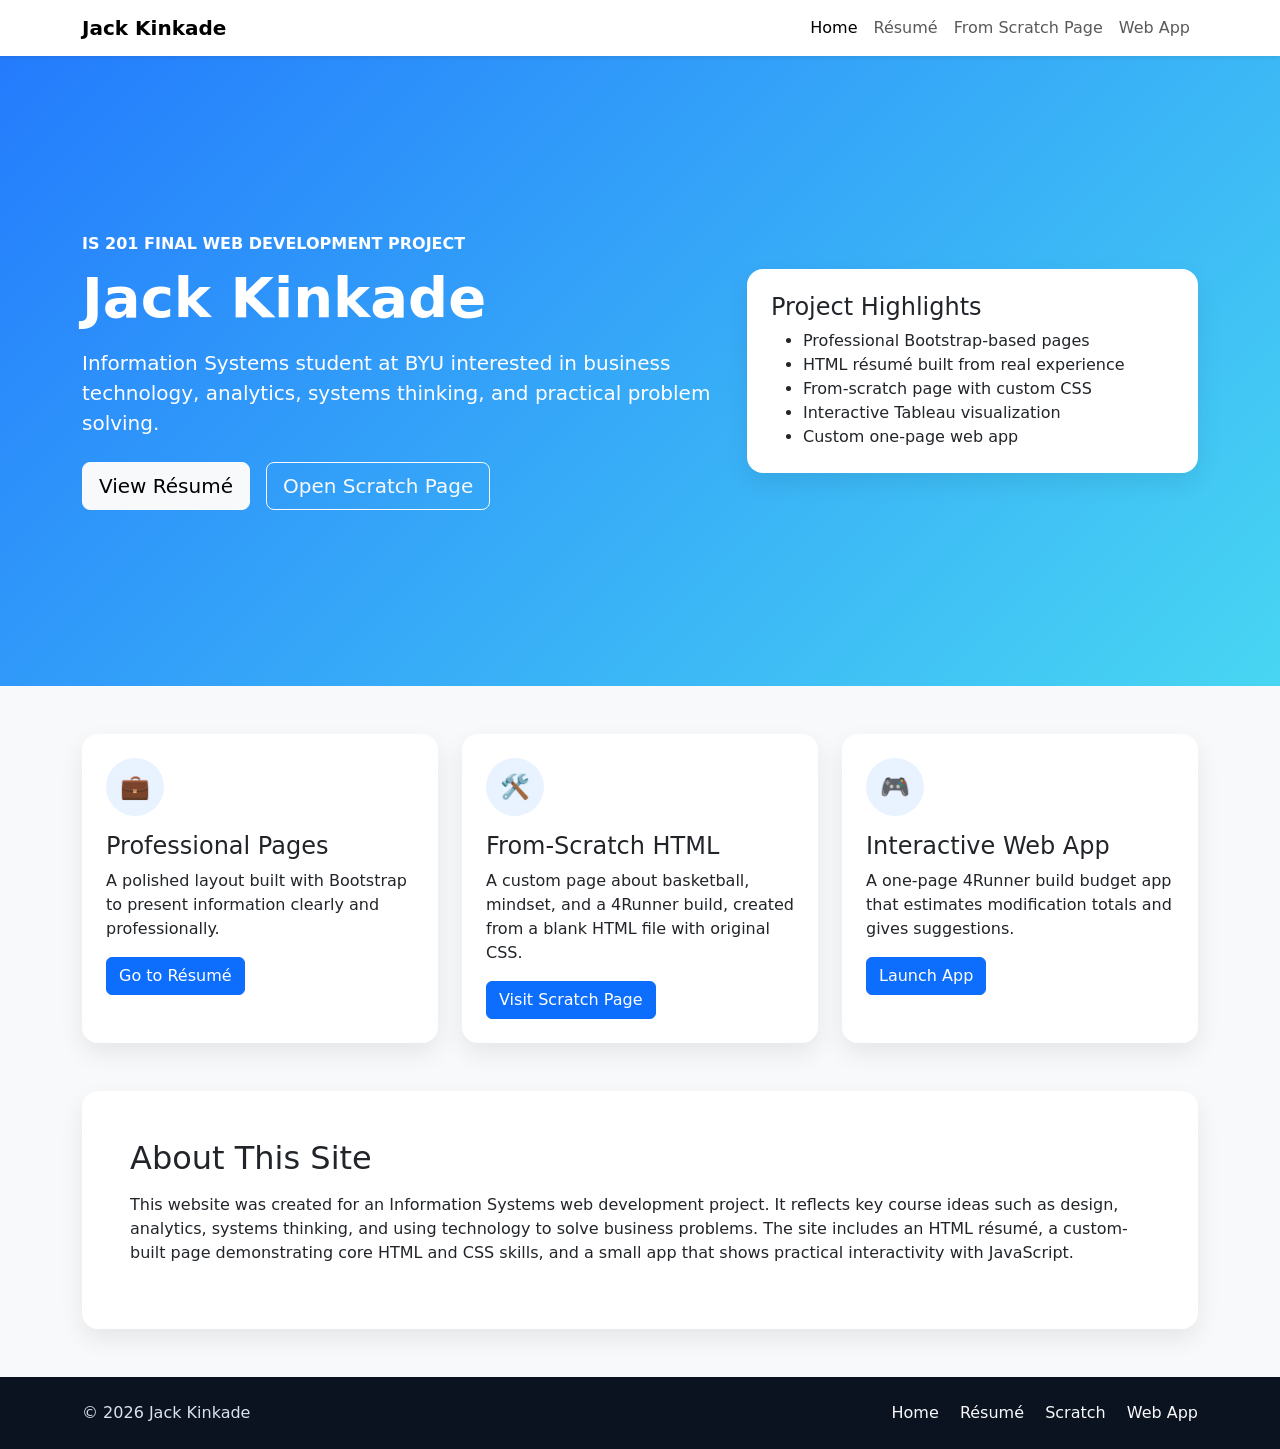
<file: index.html>
<!DOCTYPE html>
<html lang="en">
<head>
  <meta charset="UTF-8" />
  <meta name="viewport" content="width=device-width, initial-scale=1.0" />
  <title>Jack Kinkade | Information Systems Project</title>
  <link rel="preconnect" href="https://cdn.jsdelivr.net" />
  <link href="https://cdn.jsdelivr.net/npm/bootstrap@5.3.3/dist/css/bootstrap.min.css" rel="stylesheet" />
  <style>
    body { background-color: #f8f9fa; }
    .hero {
      background: linear-gradient(135deg, rgba(13,110,253,.9), rgba(13,202,240,.75)),
      url('https://images.unsplash.com/photo-1517649763962-0c623066013b?auto=format&fit=crop&w=1400&q=80') center/cover no-repeat;
      color: white;
      min-height: 70vh;
      display: flex;
      align-items: center;
    }
    .section-card { border: 0; border-radius: 1rem; box-shadow: 0 10px 24px rgba(0,0,0,.08); }
    .icon-circle {
      width: 58px; height: 58px; border-radius: 50%;
      display: inline-flex; align-items: center; justify-content: center;
      background: #e9f2ff; font-size: 1.5rem;
    }
    footer { background: #0b1220; color: #dce3ef; }
  </style>
</head>
<body>
  <nav class="navbar navbar-expand-lg bg-white shadow-sm sticky-top">
    <div class="container">
      <a class="navbar-brand fw-bold" href="index.html">Jack Kinkade</a>
      <button class="navbar-toggler" type="button" data-bs-toggle="collapse" data-bs-target="#navMenu">
        <span class="navbar-toggler-icon"></span>
      </button>
      <div class="collapse navbar-collapse" id="navMenu">
        <ul class="navbar-nav ms-auto mb-2 mb-lg-0">
          <li class="nav-item"><a class="nav-link active" href="index.html">Home</a></li>
          <li class="nav-item"><a class="nav-link" href="resume.html">Résumé</a></li>
          <li class="nav-item"><a class="nav-link" href="scratch.html">From Scratch Page</a></li>
          <li class="nav-item"><a class="nav-link" href="app.html">Web App</a></li>
        </ul>
      </div>
    </div>
  </nav>

  <header class="hero">
    <div class="container py-5">
      <div class="row align-items-center">
        <div class="col-lg-7">
          <p class="text-uppercase fw-semibold mb-2">IS 201 Final Web Development Project</p>
          <h1 class="display-4 fw-bold">Jack Kinkade</h1>
          <p class="lead mt-3">Information Systems student at BYU interested in business technology, analytics, systems thinking, and practical problem solving.</p>
          <div class="d-flex gap-3 mt-4 flex-wrap">
            <a href="resume.html" class="btn btn-light btn-lg">View Résumé</a>
            <a href="scratch.html" class="btn btn-outline-light btn-lg">Open Scratch Page</a>
          </div>
        </div>
        <div class="col-lg-5 mt-4 mt-lg-0">
          <div class="card section-card">
            <div class="card-body p-4">
              <h2 class="h4">Project Highlights</h2>
              <ul class="mb-0">
                <li>Professional Bootstrap-based pages</li>
                <li>HTML résumé built from real experience</li>
                <li>From-scratch page with custom CSS</li>
                <li>Interactive Tableau visualization</li>
                <li>Custom one-page web app</li>
              </ul>
            </div>
          </div>
        </div>
      </div>
    </div>
  </header>

  <main>
    <section class="container py-5">
      <div class="row g-4">
        <div class="col-md-4">
          <div class="card section-card h-100">
            <div class="card-body p-4">
              <div class="icon-circle mb-3">💼</div>
              <h3 class="h4">Professional Pages</h3>
              <p class="mb-3">A polished layout built with Bootstrap to present information clearly and professionally.</p>
              <a href="resume.html" class="btn btn-primary">Go to Résumé</a>
            </div>
          </div>
        </div>
        <div class="col-md-4">
          <div class="card section-card h-100">
            <div class="card-body p-4">
              <div class="icon-circle mb-3">🛠️</div>
              <h3 class="h4">From-Scratch HTML</h3>
              <p class="mb-3">A custom page about basketball, mindset, and a 4Runner build, created from a blank HTML file with original CSS.</p>
              <a href="scratch.html" class="btn btn-primary">Visit Scratch Page</a>
            </div>
          </div>
        </div>
        <div class="col-md-4">
          <div class="card section-card h-100">
            <div class="card-body p-4">
              <div class="icon-circle mb-3">🎮</div>
              <h3 class="h4">Interactive Web App</h3>
              <p class="mb-3">A one-page 4Runner build budget app that estimates modification totals and gives suggestions.</p>
              <a href="app.html" class="btn btn-primary">Launch App</a>
            </div>
          </div>
        </div>
      </div>
    </section>

    <section class="container pb-5">
      <div class="card section-card">
        <div class="card-body p-4 p-lg-5">
          <h2 class="mb-3">About This Site</h2>
          <p>This website was created for an Information Systems web development project. It reflects key course ideas such as design, analytics, systems thinking, and using technology to solve business problems. The site includes an HTML résumé, a custom-built page demonstrating core HTML and CSS skills, and a small app that shows practical interactivity with JavaScript.</p>
        </div>
      </div>
    </section>
  </main>

  <footer class="py-4">
    <div class="container d-flex flex-column flex-md-row justify-content-between gap-2">
      <div>© 2026 Jack Kinkade</div>
      <div>
        <a href="index.html" class="text-decoration-none text-light me-3">Home</a>
        <a href="resume.html" class="text-decoration-none text-light me-3">Résumé</a>
        <a href="scratch.html" class="text-decoration-none text-light me-3">Scratch</a>
        <a href="app.html" class="text-decoration-none text-light">Web App</a>
      </div>
    </div>
  </footer>

  <script src="https://cdn.jsdelivr.net/npm/bootstrap@5.3.3/dist/js/bootstrap.bundle.min.js"></script>
</body>
</html>
</file>
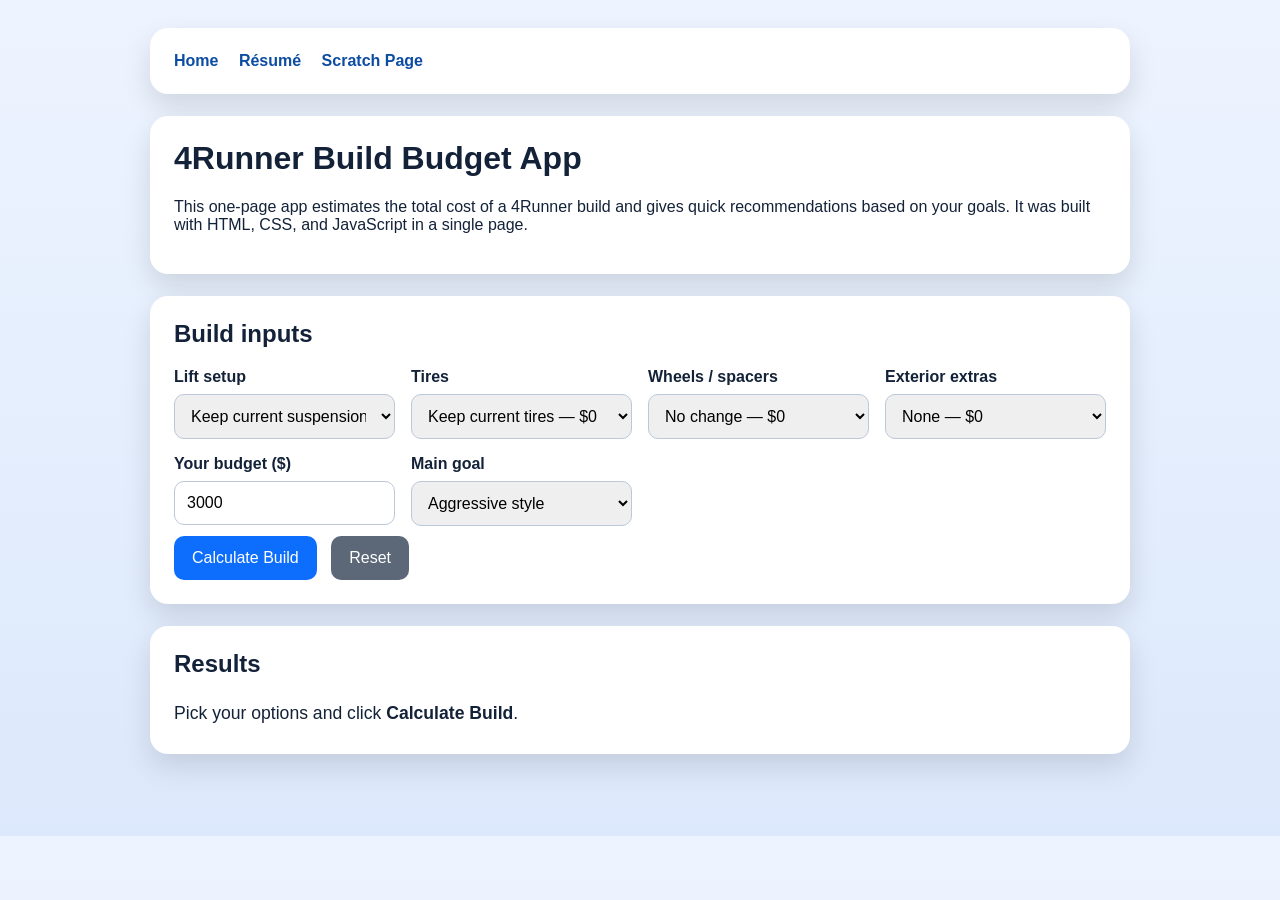
<file: app.html>
<!DOCTYPE html>
<html lang="en">
<head>
  <meta charset="UTF-8">
  <meta name="viewport" content="width=device-width, initial-scale=1.0">
  <title>4Runner Build Budget App</title>
  <style>
    body {
      margin: 0;
      font-family: Arial, Helvetica, sans-serif;
      background: linear-gradient(180deg, #edf4ff, #dce8fb);
      color: #132238;
    }
    .wrap {
      max-width: 980px;
      margin: 0 auto;
      padding: 28px 18px 60px;
    }
    .card {
      background: white;
      border-radius: 18px;
      padding: 24px;
      box-shadow: 0 12px 28px rgba(0,0,0,0.12);
      margin-bottom: 22px;
    }
    h1, h2 { margin-top: 0; }
    .grid {
      display: grid;
      grid-template-columns: repeat(auto-fit, minmax(220px, 1fr));
      gap: 16px;
    }
    label { font-weight: bold; display: block; margin-bottom: 8px; }
    input, select {
      width: 100%;
      padding: 12px;
      border: 1px solid #bcc8d8;
      border-radius: 10px;
      box-sizing: border-box;
      font-size: 1rem;
    }
    button {
      background: #0d6efd;
      color: white;
      border: 0;
      border-radius: 10px;
      padding: 13px 18px;
      font-size: 1rem;
      cursor: pointer;
      margin-right: 10px;
      margin-top: 10px;
    }
    button.secondary {
      background: #5c6777;
    }
    .result {
      font-size: 1.1rem;
      line-height: 1.8;
    }
    .tag {
      display: inline-block;
      background: #e8f1ff;
      color: #0d4ca3;
      padding: 8px 12px;
      border-radius: 999px;
      margin: 6px 8px 0 0;
      font-size: 0.95rem;
    }
    .nav a {
      color: #0d4ca3;
      text-decoration: none;
      margin-right: 16px;
      font-weight: bold;
    }
  </style>
</head>
<body>
  <div class="wrap">
    <div class="card nav">
      <a href="index.html">Home</a>
      <a href="resume.html">Résumé</a>
      <a href="scratch.html">Scratch Page</a>
    </div>

    <div class="card">
      <h1>4Runner Build Budget App</h1>
      <p>This one-page app estimates the total cost of a 4Runner build and gives quick recommendations based on your goals. It was built with HTML, CSS, and JavaScript in a single page.</p>
    </div>

    <div class="card">
      <h2>Build inputs</h2>
      <div class="grid">
        <div>
          <label for="lift">Lift setup</label>
          <select id="lift">
            <option value="0">Keep current suspension — $0</option>
            <option value="550">Spacer lift — $550</option>
            <option value="1400">Bilstein / Eibach style setup — $1,400</option>
            <option value="2600">Premium coilover build — $2,600</option>
          </select>
        </div>

        <div>
          <label for="tires">Tires</label>
          <select id="tires">
            <option value="0">Keep current tires — $0</option>
            <option value="900">33-inch all-terrain tires — $900</option>
            <option value="1250">Premium 33-inch all-terrain tires — $1,250</option>
          </select>
        </div>

        <div>
          <label for="wheels">Wheels / spacers</label>
          <select id="wheels">
            <option value="0">No change — $0</option>
            <option value="160">Wheel spacers — $160</option>
            <option value="850">New wheels — $850</option>
          </select>
        </div>

        <div>
          <label for="extras">Exterior extras</label>
          <select id="extras">
            <option value="0">None — $0</option>
            <option value="350">Tint + blackout details — $350</option>
            <option value="900">Bumper / lighting combo — $900</option>
            <option value="1700">Rack + lighting + styling package — $1,700</option>
          </select>
        </div>

        <div>
          <label for="budget">Your budget ($)</label>
          <input type="number" id="budget" value="3000" min="0">
        </div>

        <div>
          <label for="goal">Main goal</label>
          <select id="goal">
            <option value="style">Aggressive style</option>
            <option value="daily">Daily-driver comfort</option>
            <option value="trail">Trail capability</option>
            <option value="balanced">Balanced build</option>
          </select>
        </div>
      </div>

      <button onclick="calculateBuild()">Calculate Build</button>
      <button class="secondary" onclick="resetBuild()">Reset</button>
    </div>

    <div class="card">
      <h2>Results</h2>
      <div id="result" class="result">
        Pick your options and click <strong>Calculate Build</strong>.
      </div>
    </div>
  </div>

  <script>
    function calculateBuild() {
      const lift = Number(document.getElementById('lift').value);
      const tires = Number(document.getElementById('tires').value);
      const wheels = Number(document.getElementById('wheels').value);
      const extras = Number(document.getElementById('extras').value);
      const budget = Number(document.getElementById('budget').value || 0);
      const goal = document.getElementById('goal').value;

      const total = lift + tires + wheels + extras;
      const difference = budget - total;

      let recommendation = '';
      let tags = [];

      if (goal === 'style') {
        recommendation = 'Focus on stance, wheels, and visual upgrades first. A moderate lift with tires usually gives the biggest style jump.';
        tags = ['best for looks', 'street-friendly', 'easy visual upgrade'];
      } else if (goal === 'daily') {
        recommendation = 'Keep the setup practical. Avoid going too tall or too heavy if comfort and reliability matter most.';
        tags = ['comfortable', 'lower maintenance', 'daily use'];
      } else if (goal === 'trail') {
        recommendation = 'Prioritize quality suspension and tires before cosmetic parts. Capability usually starts with traction and clearance.';
        tags = ['performance first', 'better clearance', 'trail-focused'];
      } else {
        recommendation = 'A balanced build usually means a moderate suspension upgrade, 33-inch tires, and a few clean styling changes.';
        tags = ['balanced', 'versatile', 'good value'];
      }

      let budgetMessage = '';
      if (difference > 0) {
        budgetMessage = `You are <strong>$${difference.toLocaleString()}</strong> under budget.`;
      } else if (difference < 0) {
        budgetMessage = `You are <strong>$${Math.abs(difference).toLocaleString()}</strong> over budget.`;
      } else {
        budgetMessage = 'You are exactly on budget.';
      }

      const tagHtml = tags.map(tag => `<span class="tag">${tag}</span>`).join('');

      document.getElementById('result').innerHTML = `
        <p><strong>Estimated total build cost:</strong> $${total.toLocaleString()}</p>
        <p>${budgetMessage}</p>
        <p><strong>Recommendation:</strong> ${recommendation}</p>
        <div>${tagHtml}</div>
      `;
    }

    function resetBuild() {
      document.getElementById('lift').value = '0';
      document.getElementById('tires').value = '0';
      document.getElementById('wheels').value = '0';
      document.getElementById('extras').value = '0';
      document.getElementById('budget').value = '3000';
      document.getElementById('goal').value = 'style';
      document.getElementById('result').innerHTML = 'Pick your options and click <strong>Calculate Build</strong>.';
    }
  </script>
</body>
</html>
</file>
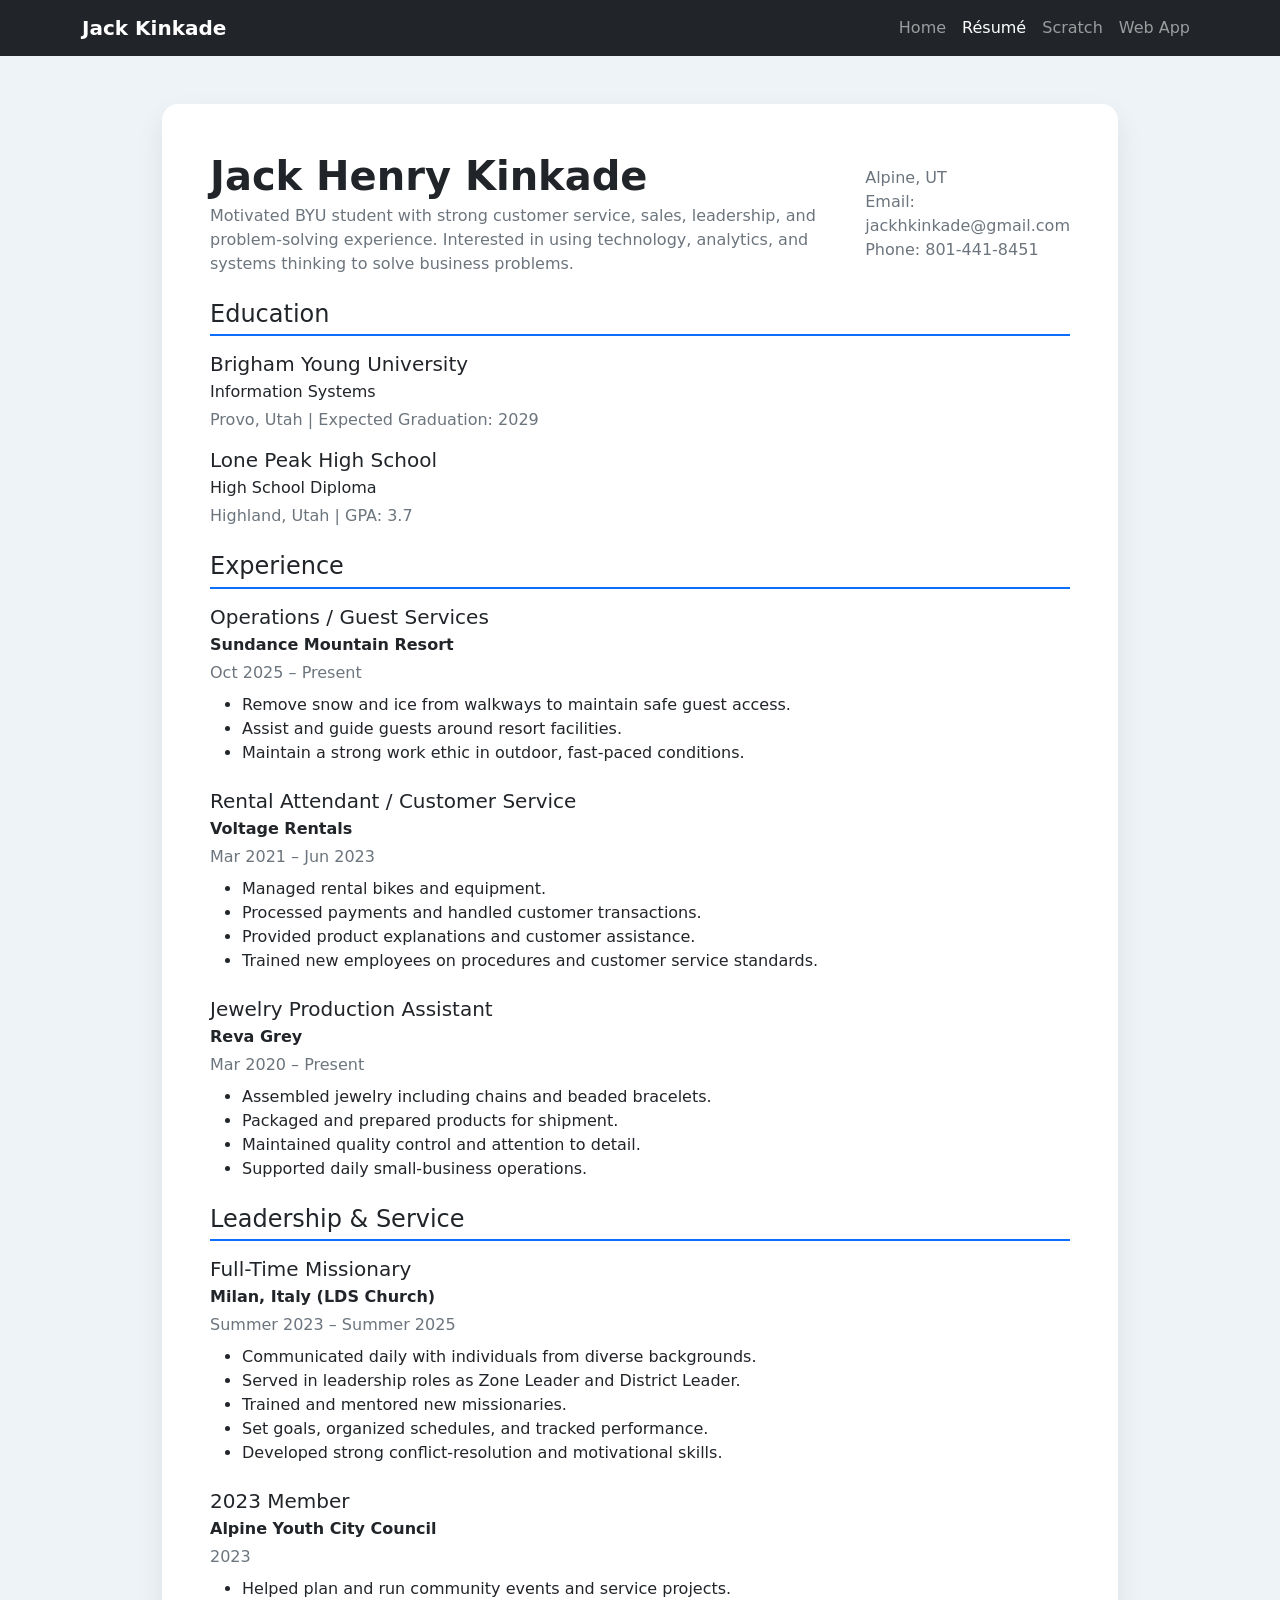
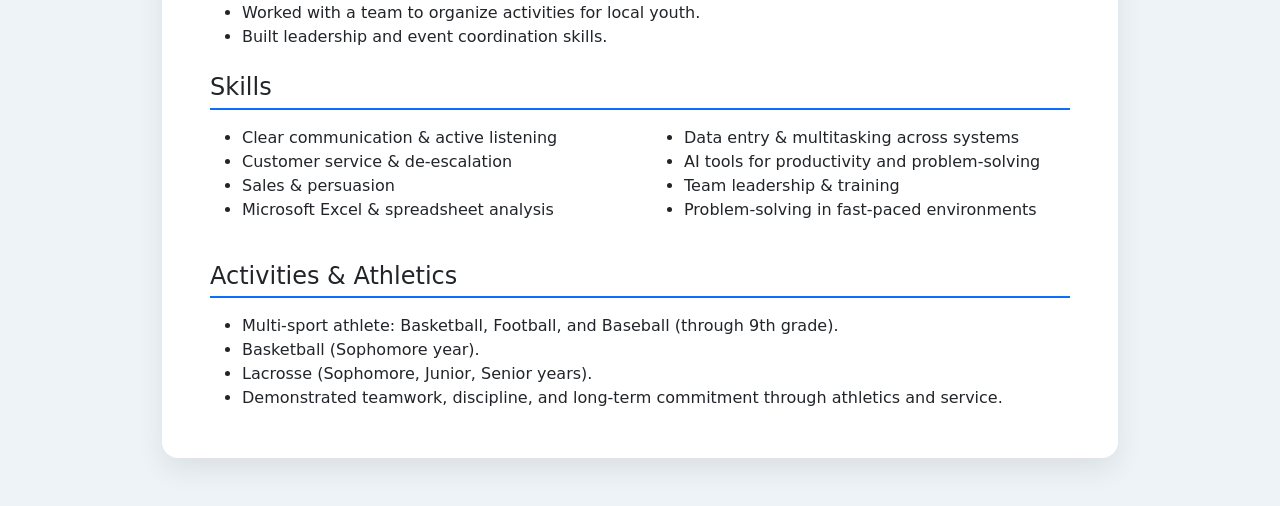
<file: resume.html>
<!DOCTYPE html>
<html lang="en">
<head>
  <meta charset="UTF-8" />
  <meta name="viewport" content="width=device-width, initial-scale=1.0" />
  <title>Résumé | Jack Kinkade</title>
  <link href="https://cdn.jsdelivr.net/npm/bootstrap@5.3.3/dist/css/bootstrap.min.css" rel="stylesheet" />
  <style>
    body { background-color: #eef3f8; }
    .resume-wrapper { max-width: 980px; }
    .resume-card { border: 0; border-radius: 1rem; box-shadow: 0 12px 28px rgba(0,0,0,.08); }
    .section-title { border-bottom: 2px solid #0d6efd; padding-bottom: .35rem; margin-bottom: 1rem; }
  </style>
</head>
<body>
  <nav class="navbar navbar-expand-lg bg-dark navbar-dark">
    <div class="container">
      <a class="navbar-brand fw-bold" href="index.html">Jack Kinkade</a>
      <div class="navbar-nav ms-auto">
        <a class="nav-link" href="index.html">Home</a>
        <a class="nav-link active" href="resume.html">Résumé</a>
        <a class="nav-link" href="scratch.html">Scratch</a>
        <a class="nav-link" href="app.html">Web App</a>
      </div>
    </div>
  </nav>

  <main class="container py-5 resume-wrapper">
    <div class="card resume-card">
      <div class="card-body p-4 p-lg-5">
        <div class="d-flex flex-column flex-lg-row justify-content-between align-items-lg-center gap-3 mb-4">
          <div>
            <h1 class="display-6 fw-bold mb-1">Jack Henry Kinkade</h1>
            <p class="mb-0 text-secondary">Motivated BYU student with strong customer service, sales, leadership, and problem-solving experience. Interested in using technology, analytics, and systems thinking to solve business problems.</p>
          </div>
          <div class="text-secondary">
            <div>Alpine, UT</div>
            <div>Email: jackhkinkade@gmail.com</div>
            <div>Phone: 801-441-8451</div>
          </div>
        </div>

        <section class="mb-4">
          <h2 class="h4 section-title">Education</h2>
          <div class="mb-3">
            <h3 class="h5 mb-1">Brigham Young University</h3>
            <p class="mb-1">Information Systems</p>
            <p class="text-secondary mb-0">Provo, Utah | Expected Graduation: 2029</p>
          </div>
          <div>
            <h3 class="h5 mb-1">Lone Peak High School</h3>
            <p class="mb-1">High School Diploma</p>
            <p class="text-secondary mb-0">Highland, Utah | GPA: 3.7</p>
          </div>
        </section>

        <section class="mb-4">
          <h2 class="h4 section-title">Experience</h2>

          <div class="mb-4">
            <h3 class="h5 mb-1">Operations / Guest Services</h3>
            <p class="mb-1 fw-semibold">Sundance Mountain Resort</p>
            <p class="text-secondary mb-2">Oct 2025 – Present</p>
            <ul>
              <li>Remove snow and ice from walkways to maintain safe guest access.</li>
              <li>Assist and guide guests around resort facilities.</li>
              <li>Maintain a strong work ethic in outdoor, fast-paced conditions.</li>
            </ul>
          </div>

          <div class="mb-4">
            <h3 class="h5 mb-1">Rental Attendant / Customer Service</h3>
            <p class="mb-1 fw-semibold">Voltage Rentals</p>
            <p class="text-secondary mb-2">Mar 2021 – Jun 2023</p>
            <ul>
              <li>Managed rental bikes and equipment.</li>
              <li>Processed payments and handled customer transactions.</li>
              <li>Provided product explanations and customer assistance.</li>
              <li>Trained new employees on procedures and customer service standards.</li>
            </ul>
          </div>

          <div class="mb-4">
            <h3 class="h5 mb-1">Jewelry Production Assistant</h3>
            <p class="mb-1 fw-semibold">Reva Grey</p>
            <p class="text-secondary mb-2">Mar 2020 – Present</p>
            <ul>
              <li>Assembled jewelry including chains and beaded bracelets.</li>
              <li>Packaged and prepared products for shipment.</li>
              <li>Maintained quality control and attention to detail.</li>
              <li>Supported daily small-business operations.</li>
            </ul>
          </div>
        </section>

        <section class="mb-4">
          <h2 class="h4 section-title">Leadership & Service</h2>

          <div class="mb-4">
            <h3 class="h5 mb-1">Full-Time Missionary</h3>
            <p class="mb-1 fw-semibold">Milan, Italy (LDS Church)</p>
            <p class="text-secondary mb-2">Summer 2023 – Summer 2025</p>
            <ul>
              <li>Communicated daily with individuals from diverse backgrounds.</li>
              <li>Served in leadership roles as Zone Leader and District Leader.</li>
              <li>Trained and mentored new missionaries.</li>
              <li>Set goals, organized schedules, and tracked performance.</li>
              <li>Developed strong conflict-resolution and motivational skills.</li>
            </ul>
          </div>

          <div class="mb-4">
            <h3 class="h5 mb-1">2023 Member</h3>
            <p class="mb-1 fw-semibold">Alpine Youth City Council</p>
            <p class="text-secondary mb-2">2023</p>
            <ul>
              <li>Helped plan and run community events and service projects.</li>
              <li>Worked with a team to organize activities for local youth.</li>
              <li>Built leadership and event coordination skills.</li>
            </ul>
          </div>
        </section>

        <section class="mb-4">
          <h2 class="h4 section-title">Skills</h2>
          <div class="row">
            <div class="col-md-6">
              <ul>
                <li>Clear communication & active listening</li>
                <li>Customer service & de-escalation</li>
                <li>Sales & persuasion</li>
                <li>Microsoft Excel & spreadsheet analysis</li>
              </ul>
            </div>
            <div class="col-md-6">
              <ul>
                <li>Data entry & multitasking across systems</li>
                <li>AI tools for productivity and problem-solving</li>
                <li>Team leadership & training</li>
                <li>Problem-solving in fast-paced environments</li>
              </ul>
            </div>
          </div>
        </section>

        <section>
          <h2 class="h4 section-title">Activities & Athletics</h2>
          <ul class="mb-0">
            <li>Multi-sport athlete: Basketball, Football, and Baseball (through 9th grade).</li>
            <li>Basketball (Sophomore year).</li>
            <li>Lacrosse (Sophomore, Junior, Senior years).</li>
            <li>Demonstrated teamwork, discipline, and long-term commitment through athletics and service.</li>
          </ul>
        </section>
      </div>
    </div>
  </main>
</body>
</html>
</file>
